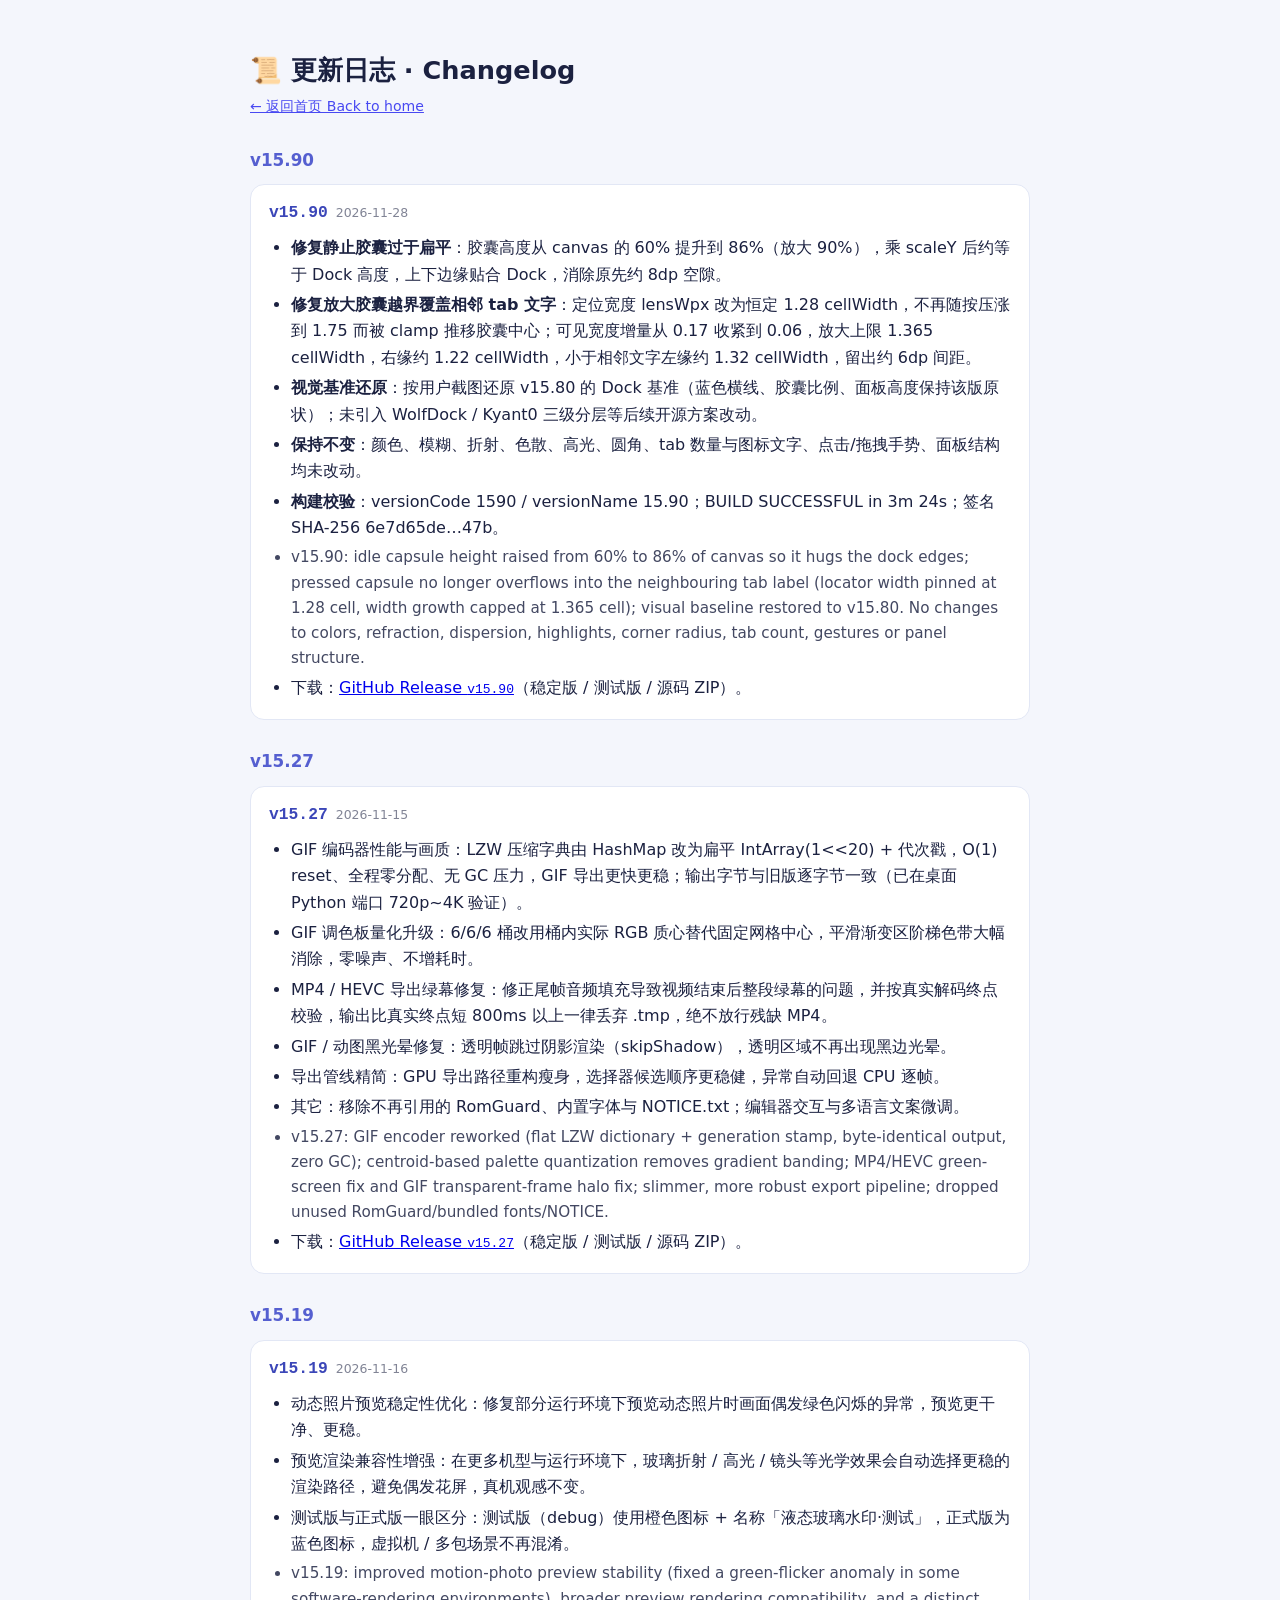
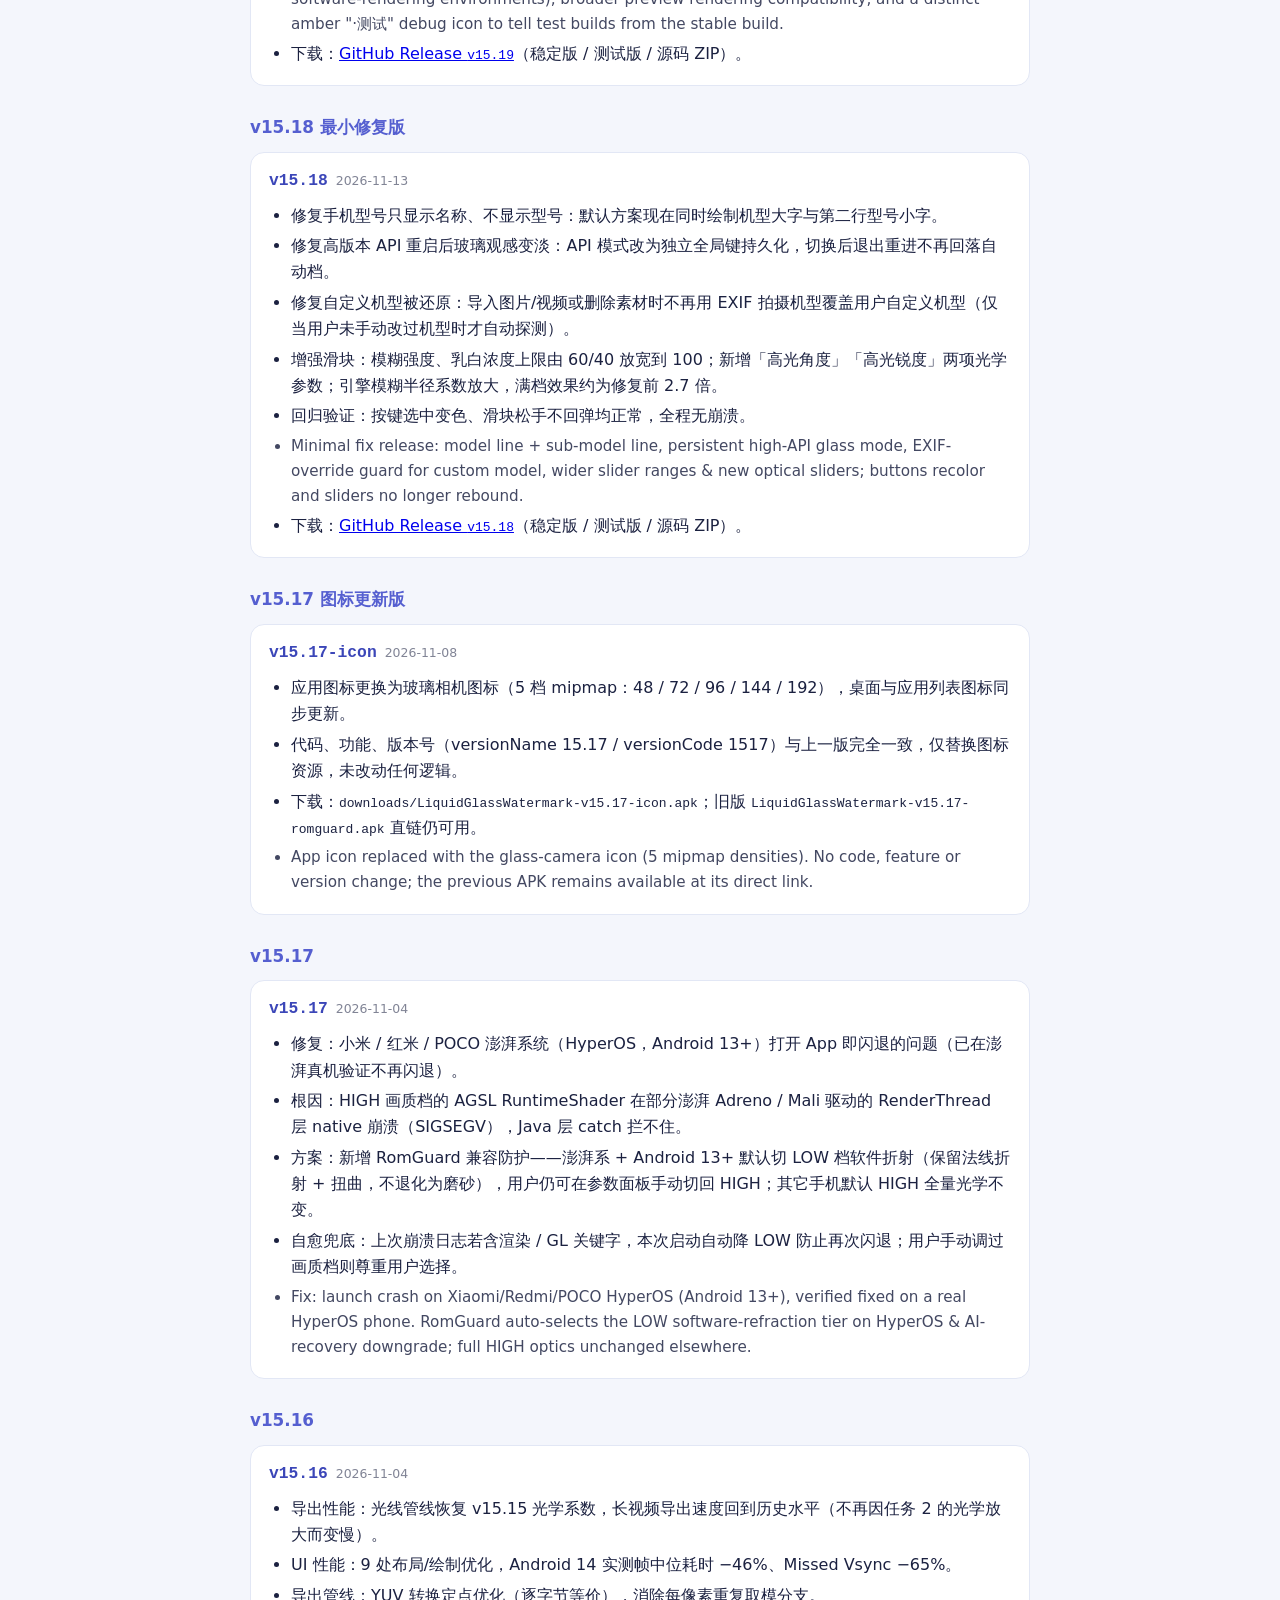
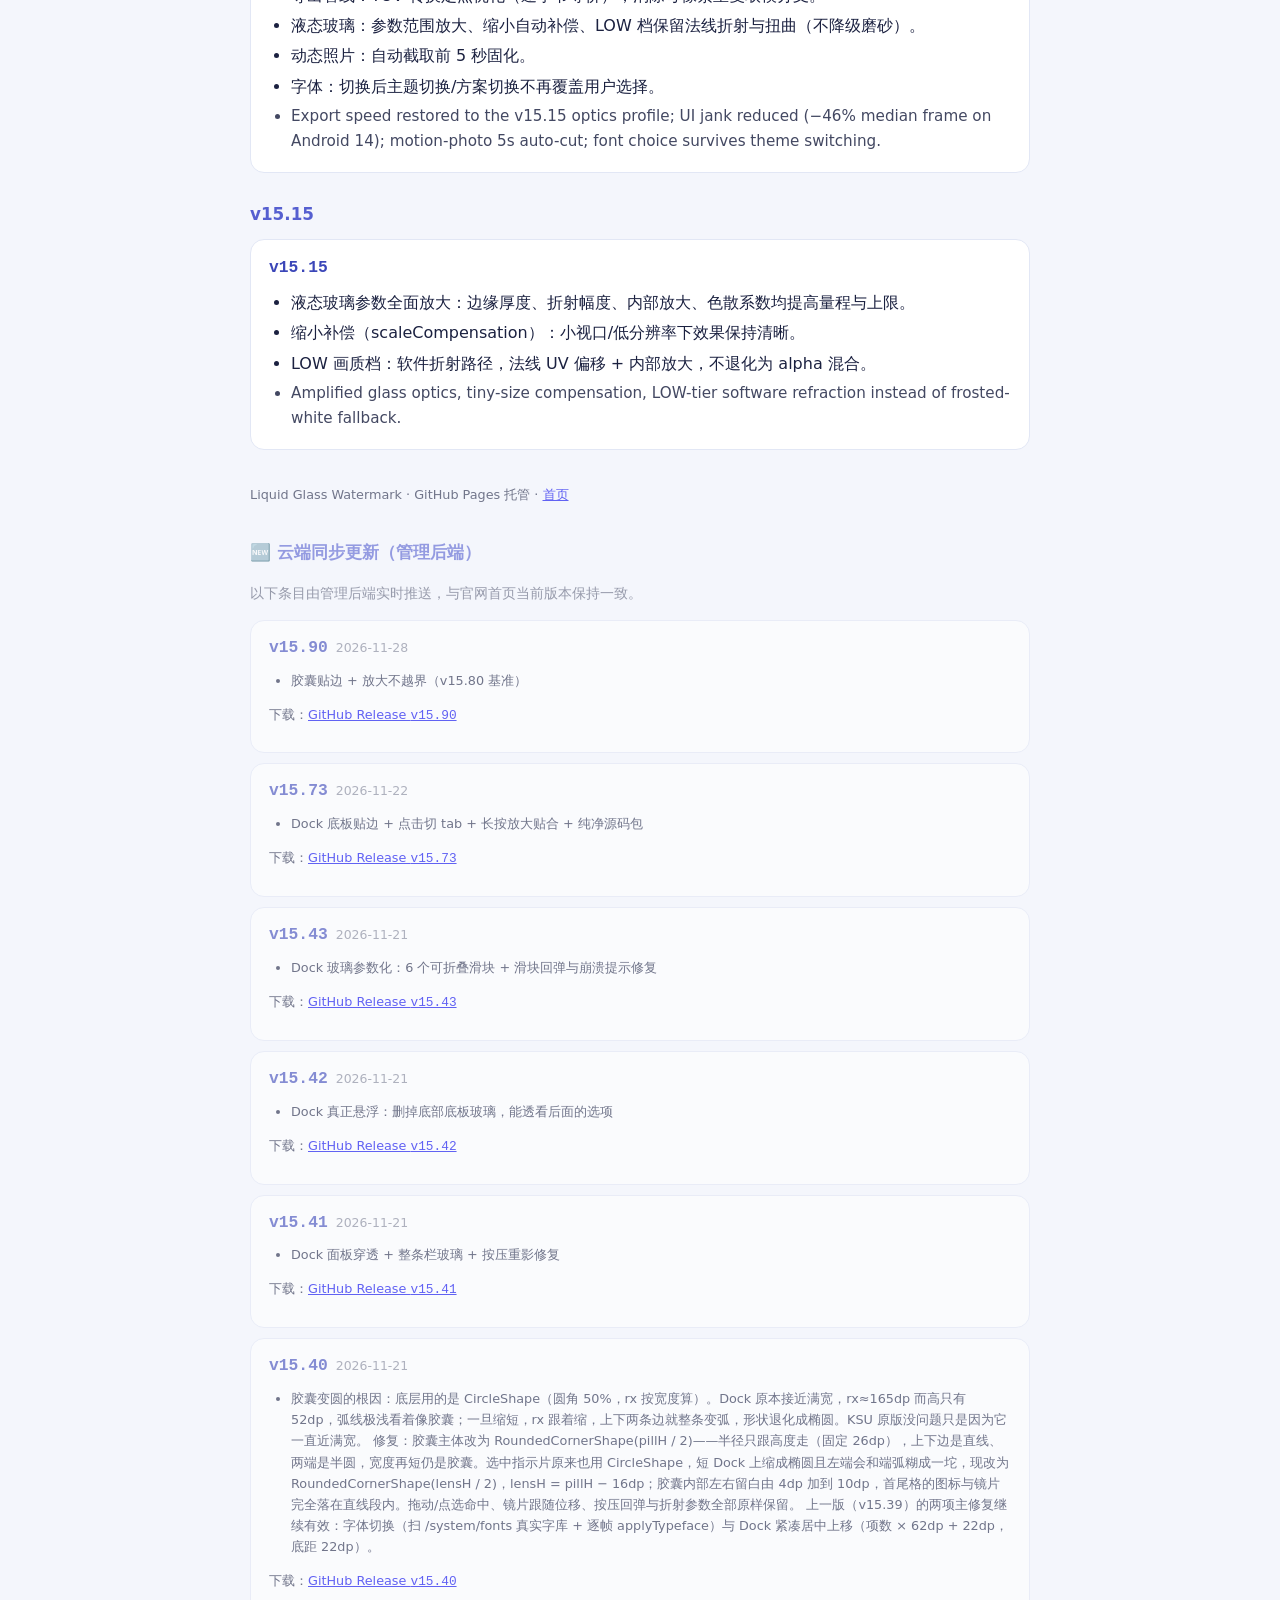
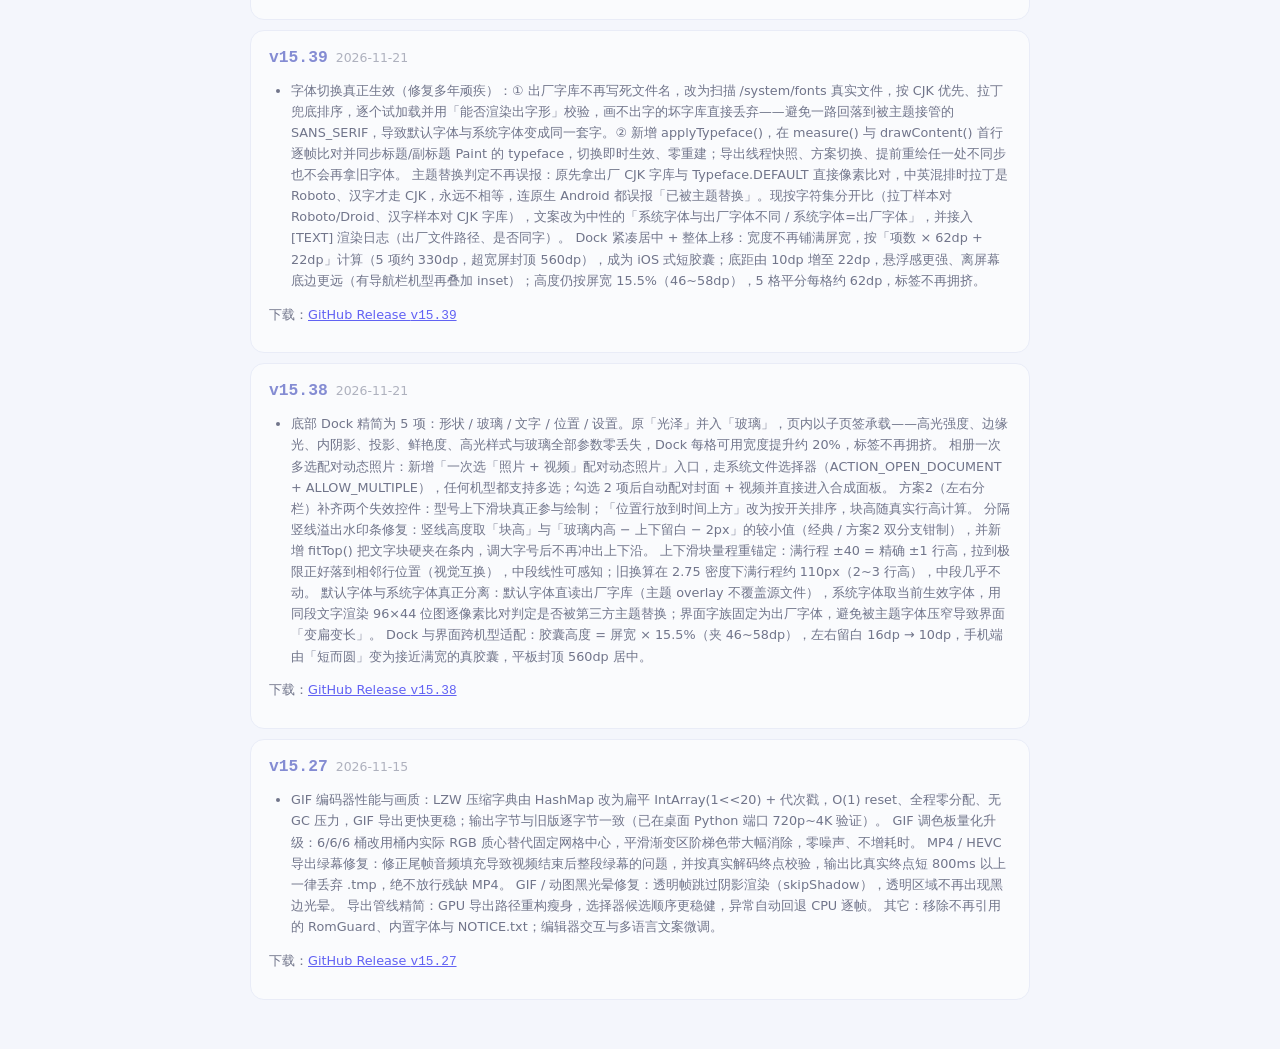
<file: docs/changelog.html>
<!DOCTYPE html>
<html lang="zh-CN">
<head>
<meta charset="UTF-8" />
<meta name="viewport" content="width=device-width, initial-scale=1.0" />
<title>更新日志 · Changelog — Liquid Glass Watermark</title>
<meta name="robots" content="index, follow" />
<link rel="canonical" href="https://fool593.github.io/LiquidGlassWatermark/changelog.html" />
<link rel="icon" type="image/svg+xml" href="./favicon.svg" />
<style>
  :root { color-scheme: light dark; }
  body {
    font-family: system-ui, -apple-system, "Segoe UI", sans-serif;
    max-width: 780px; margin: 0 auto; padding: 32px 20px 56px;
    line-height: 1.65; background: #f4f6fc; color: #1b2140;
  }
  @media (prefers-color-scheme: dark) {
    body { background: #0b0f1e; color: #dfe4ff; }
    .entry { background: #161c33; border-color: rgba(140,160,255,.16); }
    .ver { color: #9db4ff; }
  }
  h1 { font-size: 1.6rem; margin-bottom: 4px; }
  .back { font-size: .88rem; opacity: .7; margin-bottom: 24px; display: block; }
  h2 { font-size: 1.05rem; margin: 28px 0 8px; color: #555fd0; }
  .entry { background: #fff; border: 1px solid #e2e7f5; border-radius: 14px; padding: 14px 18px; margin: 10px 0; }
  .ver { font-weight: 800; font-family: ui-monospace, Menlo, Consolas, monospace; color: #3b46b8; font-size: 1.02rem; }
  .date { font-size: .78rem; opacity: .55; margin-left: 8px; }
  ul { margin: 8px 0 2px; padding-left: 22px; }
  li { margin: 4px 0; }
  .en { opacity: .82; font-size: .95em; }
  footer { margin-top: 34px; font-size: .8rem; opacity: .6; }
</style>
</head>
<body>
<h1>📜 更新日志 · Changelog</h1>
<a class="back" href="./">← 返回首页 Back to home</a>

<h2>v15.90</h2>
<div class="entry">
  <span class="ver">v15.90</span><span class="date">2026-11-28</span>
  <ul>
    <li><b>修复静止胶囊过于扁平</b>：胶囊高度从 canvas 的 60% 提升到 86%（放大 90%），乘 scaleY 后约等于 Dock 高度，上下边缘贴合 Dock，消除原先约 8dp 空隙。</li>
    <li><b>修复放大胶囊越界覆盖相邻 tab 文字</b>：定位宽度 lensWpx 改为恒定 1.28 cellWidth，不再随按压涨到 1.75 而被 clamp 推移胶囊中心；可见宽度增量从 0.17 收紧到 0.06，放大上限 1.365 cellWidth，右缘约 1.22 cellWidth，小于相邻文字左缘约 1.32 cellWidth，留出约 6dp 间距。</li>
    <li><b>视觉基准还原</b>：按用户截图还原 v15.80 的 Dock 基准（蓝色横线、胶囊比例、面板高度保持该版原状）；未引入 WolfDock / Kyant0 三级分层等后续开源方案改动。</li>
    <li><b>保持不变</b>：颜色、模糊、折射、色散、高光、圆角、tab 数量与图标文字、点击/拖拽手势、面板结构均未改动。</li>
    <li><b>构建校验</b>：versionCode 1590 / versionName 15.90；BUILD SUCCESSFUL in 3m 24s；签名 SHA-256 6e7d65de…47b。</li>
    <li class="en">v15.90: idle capsule height raised from 60% to 86% of canvas so it hugs the dock edges; pressed capsule no longer overflows into the neighbouring tab label (locator width pinned at 1.28 cell, width growth capped at 1.365 cell); visual baseline restored to v15.80. No changes to colors, refraction, dispersion, highlights, corner radius, tab count, gestures or panel structure.</li>
    <li>下载：<a href="https://github.com/fool593/LiquidGlassWatermark/releases/tag/v15.90" target="_blank" rel="noopener">GitHub Release <code>v15.90</code></a>（稳定版 / 测试版 / 源码 ZIP）。</li>
  </ul>
</div>

<h2>v15.27</h2>
<div class="entry">
  <span class="ver">v15.27</span><span class="date">2026-11-15</span>
  <ul>
    <li>GIF 编码器性能与画质：LZW 压缩字典由 HashMap 改为扁平 IntArray(1&lt;&lt;20) + 代次戳，O(1) reset、全程零分配、无 GC 压力，GIF 导出更快更稳；输出字节与旧版逐字节一致（已在桌面 Python 端口 720p~4K 验证）。</li>
    <li>GIF 调色板量化升级：6/6/6 桶改用桶内实际 RGB 质心替代固定网格中心，平滑渐变区阶梯色带大幅消除，零噪声、不增耗时。</li>
    <li>MP4 / HEVC 导出绿幕修复：修正尾帧音频填充导致视频结束后整段绿幕的问题，并按真实解码终点校验，输出比真实终点短 800ms 以上一律丢弃 .tmp，绝不放行残缺 MP4。</li>
    <li>GIF / 动图黑光晕修复：透明帧跳过阴影渲染（skipShadow），透明区域不再出现黑边光晕。</li>
    <li>导出管线精简：GPU 导出路径重构瘦身，选择器候选顺序更稳健，异常自动回退 CPU 逐帧。</li>
    <li>其它：移除不再引用的 RomGuard、内置字体与 NOTICE.txt；编辑器交互与多语言文案微调。</li>
    <li class="en">v15.27: GIF encoder reworked (flat LZW dictionary + generation stamp, byte-identical output, zero GC); centroid-based palette quantization removes gradient banding; MP4/HEVC green-screen fix and GIF transparent-frame halo fix; slimmer, more robust export pipeline; dropped unused RomGuard/bundled fonts/NOTICE.</li>
    <li>下载：<a href="https://github.com/fool593/LiquidGlassWatermark/releases/tag/v15.27" target="_blank" rel="noopener">GitHub Release <code>v15.27</code></a>（稳定版 / 测试版 / 源码 ZIP）。</li>
  </ul>
</div>

<h2>v15.19</h2>
<div class="entry">
  <span class="ver">v15.19</span><span class="date">2026-11-16</span>
  <ul>
    <li>动态照片预览稳定性优化：修复部分运行环境下预览动态照片时画面偶发绿色闪烁的异常，预览更干净、更稳。</li>
    <li>预览渲染兼容性增强：在更多机型与运行环境下，玻璃折射 / 高光 / 镜头等光学效果会自动选择更稳的渲染路径，避免偶发花屏，真机观感不变。</li>
    <li>测试版与正式版一眼区分：测试版（debug）使用橙色图标 + 名称「液态玻璃水印·测试」，正式版为蓝色图标，虚拟机 / 多包场景不再混淆。</li>
    <li class="en">v15.19: improved motion-photo preview stability (fixed a green-flicker anomaly in some software-rendering environments), broader preview rendering compatibility, and a distinct amber "·测试" debug icon to tell test builds from the stable build.</li>
    <li>下载：<a href="https://github.com/fool593/LiquidGlassWatermark/releases/tag/v15.19" target="_blank" rel="noopener">GitHub Release <code>v15.19</code></a>（稳定版 / 测试版 / 源码 ZIP）。</li>
  </ul>
</div>

<h2>v15.18 最小修复版</h2>
<div class="entry">
  <span class="ver">v15.18</span><span class="date">2026-11-13</span>
  <ul>
    <li>修复手机型号只显示名称、不显示型号：默认方案现在同时绘制机型大字与第二行型号小字。</li>
    <li>修复高版本 API 重启后玻璃观感变淡：API 模式改为独立全局键持久化，切换后退出重进不再回落自动档。</li>
    <li>修复自定义机型被还原：导入图片/视频或删除素材时不再用 EXIF 拍摄机型覆盖用户自定义机型（仅当用户未手动改过机型时才自动探测）。</li>
    <li>增强滑块：模糊强度、乳白浓度上限由 60/40 放宽到 100；新增「高光角度」「高光锐度」两项光学参数；引擎模糊半径系数放大，满档效果约为修复前 2.7 倍。</li>
    <li>回归验证：按键选中变色、滑块松手不回弹均正常，全程无崩溃。</li>
    <li class="en">Minimal fix release: model line + sub-model line, persistent high-API glass mode, EXIF-override guard for custom model, wider slider ranges & new optical sliders; buttons recolor and sliders no longer rebound.</li>
    <li>下载：<a href="https://github.com/fool593/LiquidGlassWatermark/releases/tag/v15.18" target="_blank" rel="noopener">GitHub Release <code>v15.18</code></a>（稳定版 / 测试版 / 源码 ZIP）。</li>
  </ul>
</div>

<h2>v15.17 图标更新版</h2>
<div class="entry">
  <span class="ver">v15.17-icon</span><span class="date">2026-11-08</span>
  <ul>
    <li>应用图标更换为玻璃相机图标（5 档 mipmap：48 / 72 / 96 / 144 / 192），桌面与应用列表图标同步更新。</li>
    <li>代码、功能、版本号（versionName 15.17 / versionCode 1517）与上一版完全一致，仅替换图标资源，未改动任何逻辑。</li>
    <li>下载：<code>downloads/LiquidGlassWatermark-v15.17-icon.apk</code>；旧版 <code>LiquidGlassWatermark-v15.17-romguard.apk</code> 直链仍可用。</li>
    <li class="en">App icon replaced with the glass-camera icon (5 mipmap densities). No code, feature or version change; the previous APK remains available at its direct link.</li>
  </ul>
</div>

<h2>v15.17</h2>
<div class="entry">
  <span class="ver">v15.17</span><span class="date">2026-11-04</span>
  <ul>
    <li>修复：小米 / 红米 / POCO 澎湃系统（HyperOS，Android 13+）打开 App 即闪退的问题（已在澎湃真机验证不再闪退）。</li>
    <li>根因：HIGH 画质档的 AGSL RuntimeShader 在部分澎湃 Adreno / Mali 驱动的 RenderThread 层 native 崩溃（SIGSEGV），Java 层 catch 拦不住。</li>
    <li>方案：新增 RomGuard 兼容防护——澎湃系 + Android 13+ 默认切 LOW 档软件折射（保留法线折射 + 扭曲，不退化为磨砂），用户仍可在参数面板手动切回 HIGH；其它手机默认 HIGH 全量光学不变。</li>
    <li>自愈兜底：上次崩溃日志若含渲染 / GL 关键字，本次启动自动降 LOW 防止再次闪退；用户手动调过画质档则尊重用户选择。</li>
    <li class="en">Fix: launch crash on Xiaomi/Redmi/POCO HyperOS (Android 13+), verified fixed on a real HyperOS phone. RomGuard auto-selects the LOW software-refraction tier on HyperOS &amp; AI-recovery downgrade; full HIGH optics unchanged elsewhere.</li>
  </ul>
</div>

<h2>v15.16</h2>
<div class="entry">
  <span class="ver">v15.16</span><span class="date">2026-11-04</span>
  <ul>
    <li>导出性能：光线管线恢复 v15.15 光学系数，长视频导出速度回到历史水平（不再因任务 2 的光学放大而变慢）。</li>
    <li>UI 性能：9 处布局/绘制优化，Android 14 实测帧中位耗时 −46%、Missed Vsync −65%。</li>
    <li>导出管线：YUV 转换定点优化（逐字节等价），消除每像素重复取模分支。</li>
    <li>液态玻璃：参数范围放大、缩小自动补偿、LOW 档保留法线折射与扭曲（不降级磨砂）。</li>
    <li>动态照片：自动截取前 5 秒固化。</li>
    <li>字体：切换后主题切换/方案切换不再覆盖用户选择。</li>
    <li class="en">Export speed restored to the v15.15 optics profile; UI jank reduced (−46% median frame on Android 14); motion-photo 5s auto-cut; font choice survives theme switching.</li>
  </ul>
</div>

<h2>v15.15</h2>
<div class="entry">
  <span class="ver">v15.15</span>
  <ul>
    <li>液态玻璃参数全面放大：边缘厚度、折射幅度、内部放大、色散系数均提高量程与上限。</li>
    <li>缩小补偿（scaleCompensation）：小视口/低分辨率下效果保持清晰。</li>
    <li>LOW 画质档：软件折射路径，法线 UV 偏移 + 内部放大，不退化为 alpha 混合。</li>
    <li class="en">Amplified glass optics, tiny-size compensation, LOW-tier software refraction instead of frosted-white fallback.</li>
  </ul>
</div>

<footer>
  Liquid Glass Watermark · GitHub Pages 托管 · <a href="./">首页</a>
<section id="dyn-changelog" hidden style="margin-top:34px">
  <h2>🆕 云端同步更新（管理后端）</h2>
  <p style="opacity:.7;font-size:.9rem">以下条目由管理后端实时推送，与官网首页当前版本保持一致。</p>
  <div id="dyn-changelog-list"></div>
</section>
<script>
(function(){
  function esc(s){return (s||'').replace(/[&<>"']/g,function(c){return {'&':'&amp;','<':'&lt;','>':'&gt;','"':'&quot;',"'":'&#39;'}[c];});}
  fetch('./releases.json').then(function(r){return r.ok?r.json():null;}).then(function(j){
    if(!j||!j.releases) return;
    var box=document.getElementById('dyn-changelog');
    var list=document.getElementById('dyn-changelog-list');
    if(!box||!list) return;
    var html='';
    j.releases.forEach(function(r){
      if(r.versionName==='15.19') return;
      html+='<div class="entry"><span class="ver">v'+esc(r.versionName)+'</span><span class="date">'+esc(r.date||'')+'</span><ul>';
      (r.notes||'').split('\\n').forEach(function(line){ line=line.trim(); if(line) html+='<li>'+esc(line)+'</li>'; });
      html+='</ul><p>下载：<a href="https://github.com/fool593/LiquidGlassWatermark/releases/tag/'+esc(r.tag)+'" target="_blank" rel="noopener">GitHub Release <code>'+esc(r.tag)+'</code></a></p></div>';
    });
    if(!html) return;
    list.innerHTML=html; box.removeAttribute('hidden');
  }).catch(function(){});
})();
</script>
</footer>
</body>
</html>
</file>
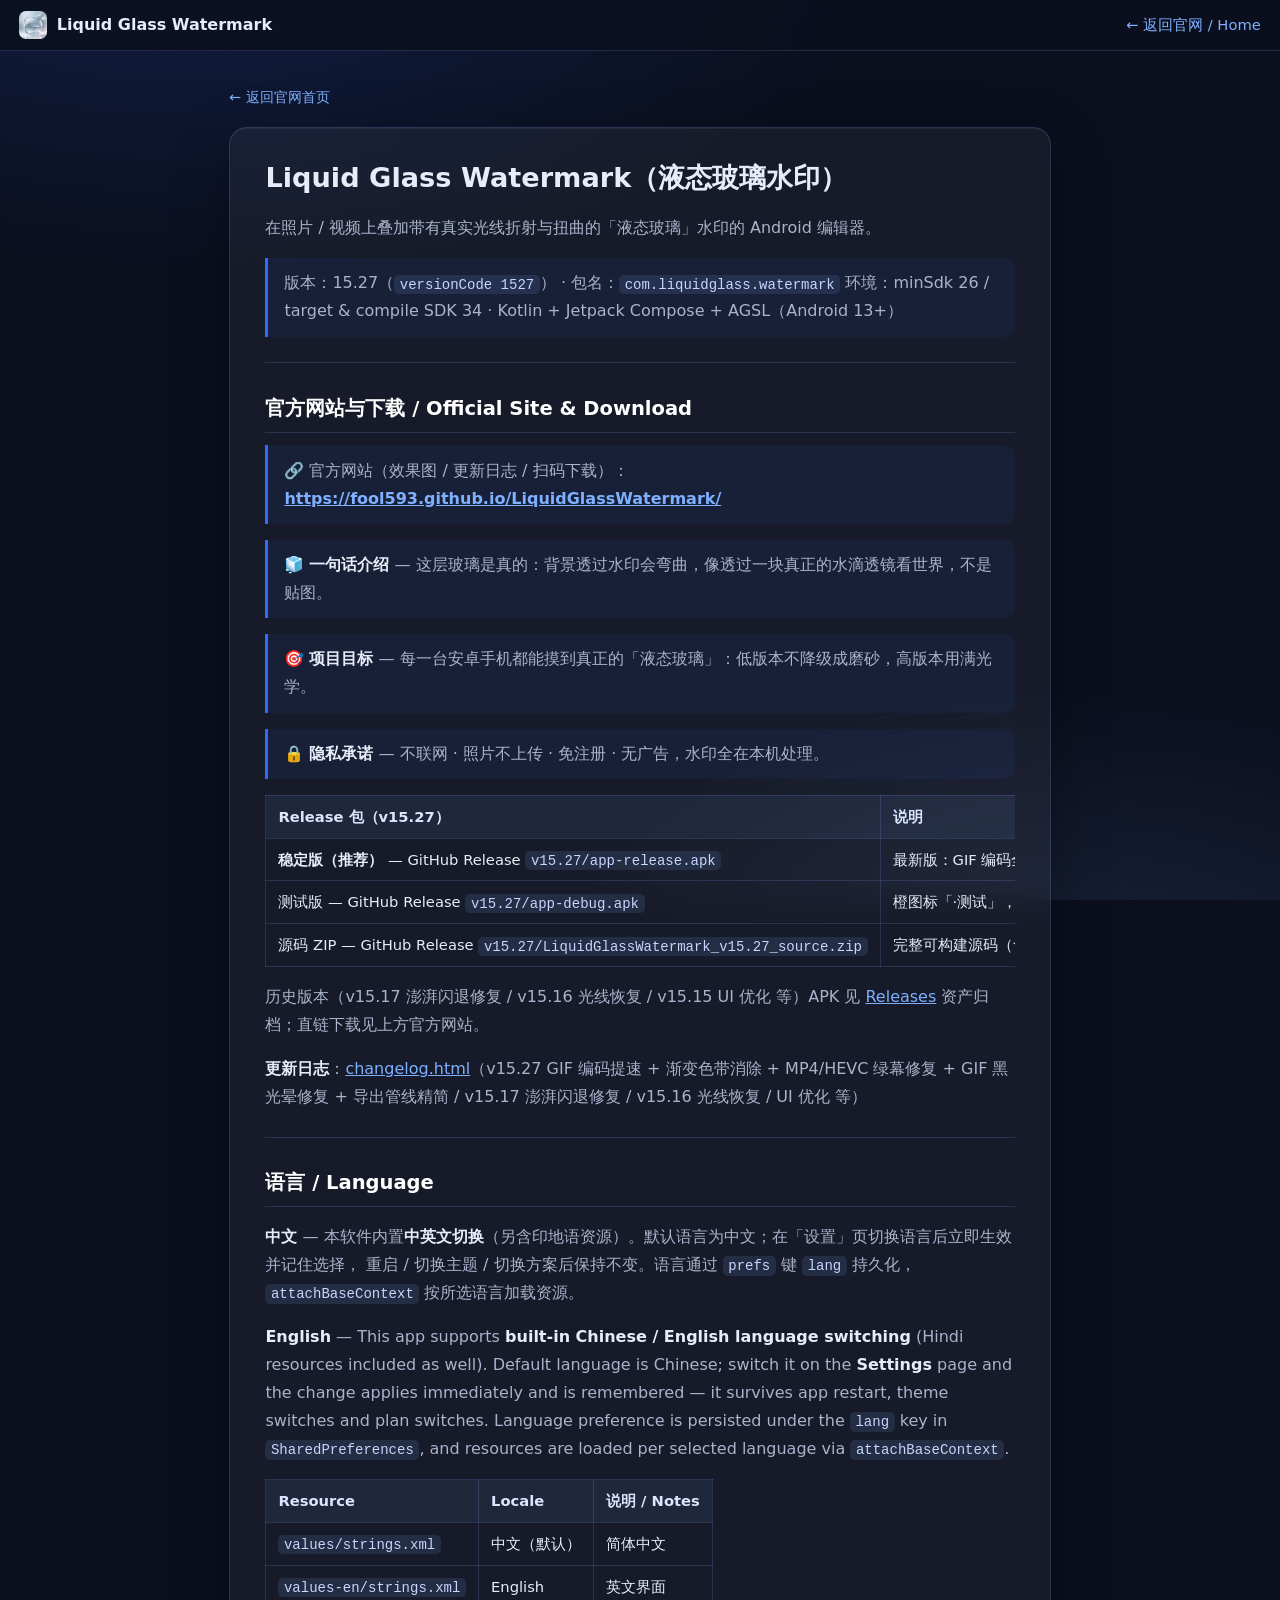
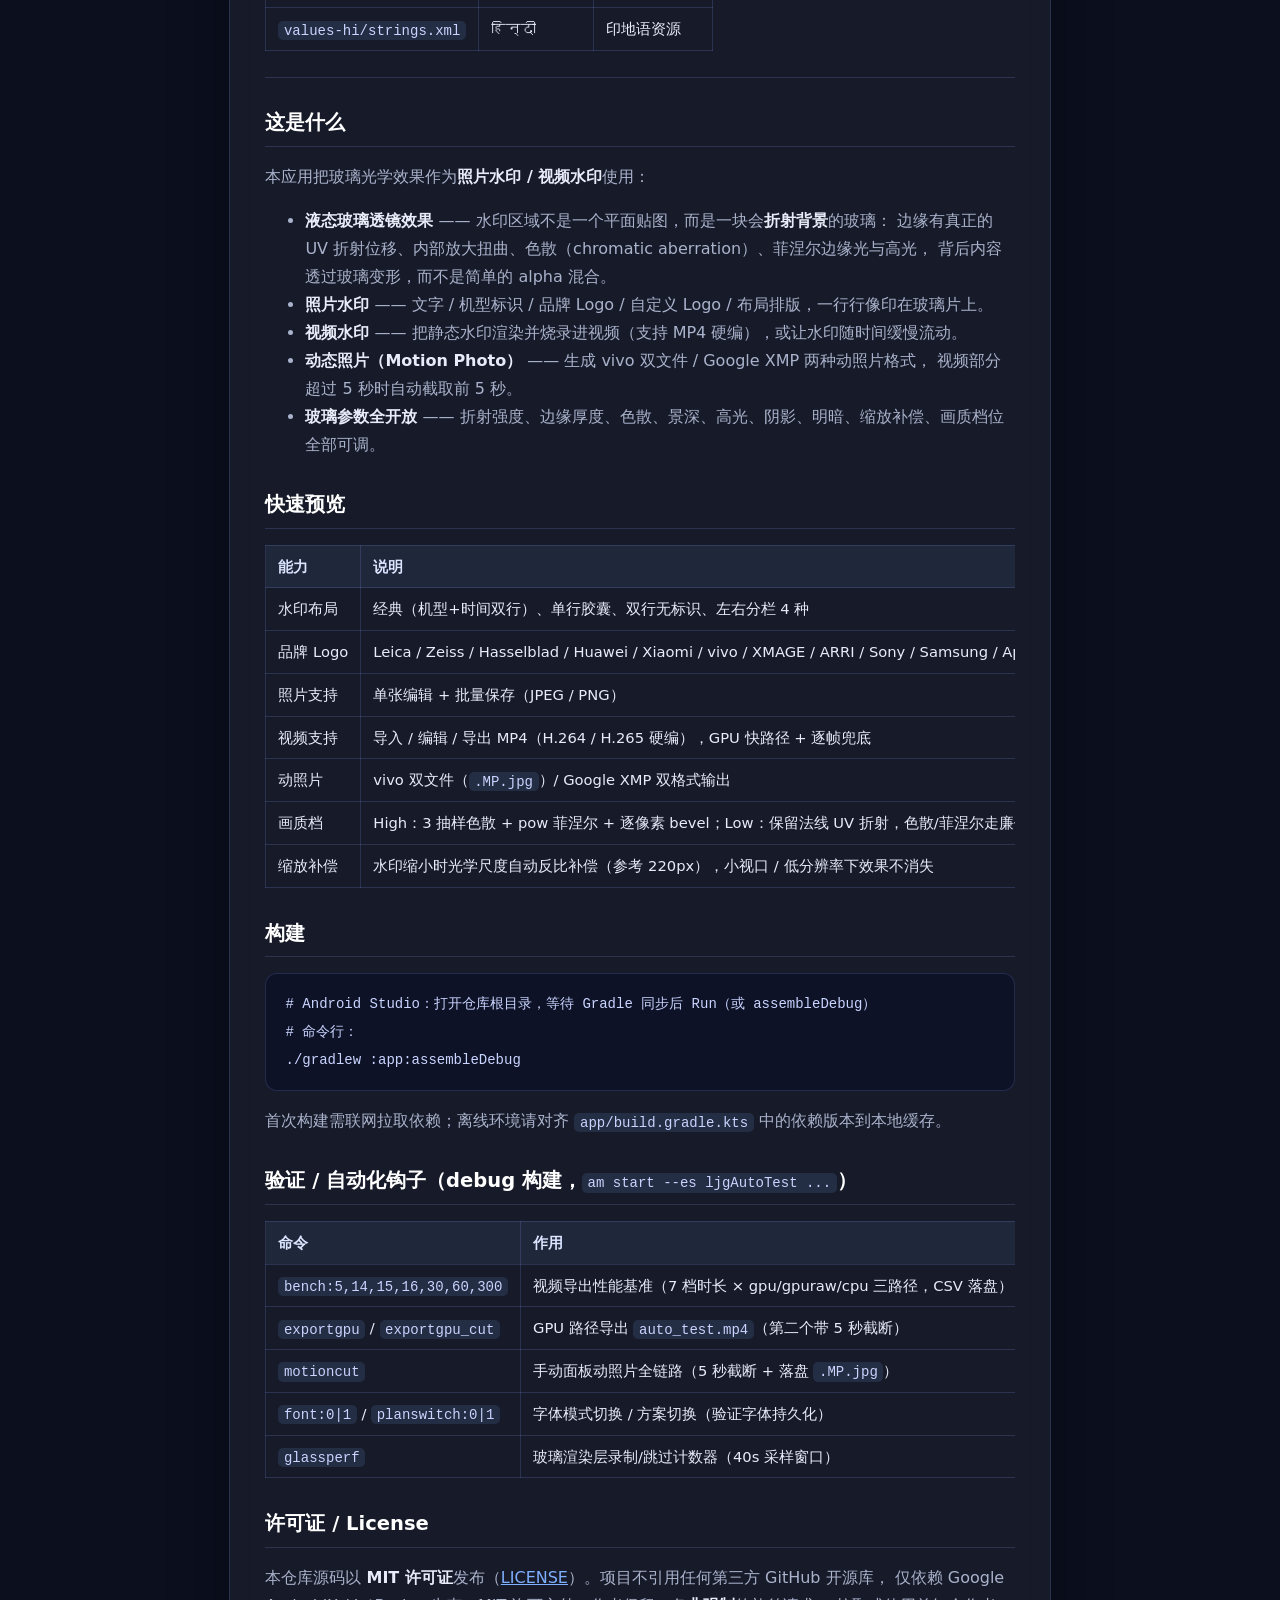
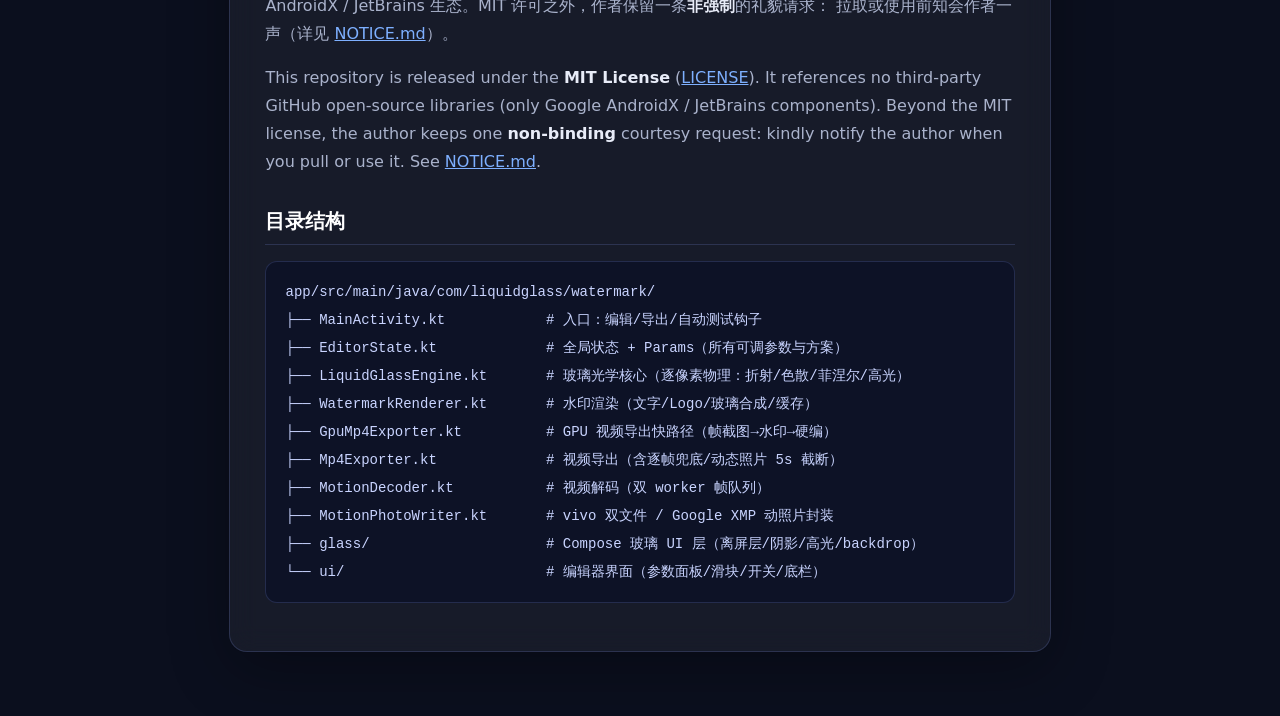
<file: docs/readme.html>
<!DOCTYPE html>
<html lang="zh-CN" data-theme="dark">
<head>
<meta charset="UTF-8">
<meta name="viewport" content="width=device-width, initial-scale=1.0">
<meta name="robots" content="index, follow">
<title>项目说明 · Liquid Glass Watermark（液态玻璃水印）— README</title>
<meta name="description" content="Liquid Glass Watermark（液态玻璃水印）项目说明：真实折射光学水印 Android 编辑器，MIT 许可证，官方下载。">
<link rel="canonical" href="https://fool593.github.io/LiquidGlassWatermark/readme.html">
<style>
  :root{
    --bg:#0b0f1e; --card:rgba(255,255,255,.05); --line:rgba(140,160,255,.18);
    --ink:#e8ecf8; --ink-2:#aab3cc; --acc:#7eb0ff; --acc-2:#2e6bff;
    --code-bg:#0d1226; --code-ink:#c9d4ff;
  }
  *{box-sizing:border-box}
  body{
    margin:0; background:var(--bg); color:var(--ink);
    font:16px/1.75 system-ui,-apple-system,"Segoe UI",Roboto,"PingFang SC","Microsoft YaHei",sans-serif;
    background-image:radial-gradient(1200px 600px at 15% -10%, rgba(46,107,255,.18), transparent 60%),
                     radial-gradient(900px 500px at 85% 110%, rgba(126,176,255,.12), transparent 60%);
    background-attachment:fixed; min-height:100vh;
  }
  .topbar{position:sticky;top:0;z-index:10;padding:.7rem 1.2rem;
    display:flex;align-items:center;gap:.8rem;justify-content:space-between;
    background:rgba(11,15,30,.82);backdrop-filter:blur(12px);border-bottom:1px solid var(--line)}
  .topbar .brand{display:flex;align-items:center;gap:.6rem;font-weight:700}
  .topbar img{width:28px;height:28px;border-radius:7px}
  .topbar a{color:var(--acc);text-decoration:none;font-size:.92rem}
  .topbar a:hover{text-decoration:underline}
  main{max-width:860px;margin:0 auto;padding:2rem 1.2rem 4rem}
  article{
    background:var(--card);border:1px solid var(--line);border-radius:18px;
    padding:2rem 2.2rem;backdrop-filter:blur(14px);box-shadow:0 18px 60px rgba(0,0,0,.3), inset 0 1px 0 rgba(255,255,255,.06);
  }
  article h1{font-size:1.7rem;margin:.2rem 0 1.2rem;line-height:1.3}
  article h1:first-child{margin-top:0}
  article h2{font-size:1.22rem;margin:1.8rem 0 .8rem;padding-bottom:.35rem;border-bottom:1px solid var(--line);color:#fff}
  article h3{font-size:1.02rem;margin:1.3rem 0 .5rem;color:#dbe5ff}
  article p,article li{color:var(--ink-2)}
  article a{color:var(--acc)}
  article strong{color:var(--ink)}
  article blockquote{
    margin:.6rem 0 1rem;padding:.5rem 1rem;border-left:3px solid var(--acc-2);
    background:rgba(46,107,255,.07);border-radius:0 10px 10px 0;color:var(--ink-2)
  }
  article blockquote p{margin:.2rem 0}
  article code{
    font:14px/1.6 ui-monospace,"JetBrains Mono","Roboto Mono",Menlo,Consolas,monospace;
    background:rgba(126,176,255,.12);color:var(--code-ink);padding:.12em .4em;border-radius:5px
  }
  article pre{
    background:var(--code-bg);border:1px solid var(--line);border-radius:12px;
    padding:1rem 1.2rem;overflow-x:auto
  }
  article pre code{background:none;padding:0}
  article table{
    width:100%;border-collapse:collapse;margin:1rem 0;font-size:.92rem;display:block;overflow-x:auto
  }
  article th,article td{border:1px solid var(--line);padding:.5rem .75rem;text-align:left;white-space:nowrap}
  article th{background:rgba(126,176,255,.08);color:#dbe5ff}
  article hr{border:none;border-top:1px solid var(--line);margin:1.6rem 0}
  article img{max-width:100%;border-radius:8px}
  .back{display:inline-flex;align-items:center;gap:.4rem;margin-bottom:1rem;color:var(--acc);text-decoration:none;font-size:.9rem}
  .back:hover{text-decoration:underline}
  @media (max-width:600px){ article{padding:1.3rem 1rem} article pre{padding:.8rem} }
</style>
</head>
<body>
  <div class="topbar">
    <div class="brand"><img src="./favicon.svg" alt="Liquid Glass Watermark"> Liquid Glass Watermark</div>
    <a href="./index.html">← 返回官网 / Home</a>
  </div>
  <main>
    <a class="back" href="./index.html">← 返回官网首页</a>
    <article><h1>Liquid Glass Watermark（液态玻璃水印）</h1>
<p>在照片 / 视频上叠加带有真实光线折射与扭曲的「液态玻璃」水印的 Android 编辑器。</p>
<blockquote>
<p>版本：15.27（<code>versionCode 1527</code>） · 包名：<code>com.liquidglass.watermark</code>
环境：minSdk 26 / target &amp; compile SDK 34 · Kotlin + Jetpack Compose + AGSL（Android 13+）</p>
</blockquote>
<hr>
<h2>官方网站与下载 / Official Site &amp; Download</h2>
<blockquote>
<p>🔗 官方网站（效果图 / 更新日志 / 扫码下载）：<strong><a href="https://fool593.github.io/LiquidGlassWatermark/">https://fool593.github.io/LiquidGlassWatermark/</a></strong></p>
</blockquote>
<blockquote>
<p>🧊 <strong>一句话介绍</strong> — 这层玻璃是真的：背景透过水印会弯曲，像透过一块真正的水滴透镜看世界，不是贴图。</p>
</blockquote>
<blockquote>
<p>🎯 <strong>项目目标</strong> — 每一台安卓手机都能摸到真正的「液态玻璃」：低版本不降级成磨砂，高版本用满光学。</p>
</blockquote>
<blockquote>
<p>🔒 <strong>隐私承诺</strong> — 不联网 · 照片不上传 · 免注册 · 无广告，水印全在本机处理。</p>
</blockquote>
<table>
<thead>
<tr>
<th>Release 包（v15.27）</th>
<th>说明</th>
<th>适合谁</th>
</tr>
</thead>
<tbody><tr>
<td><strong>稳定版（推荐）</strong> — GitHub Release <code>v15.27/app-release.apk</code></td>
<td>最新版：GIF 编码全面提速（LZW 字典扁平化、零 GC、输出逐字节一致）、调色板渐变色带消除；修复 MP4/HEVC 导出尾帧绿幕与 GIF 透明帧黑光晕；导出管线精简</td>
<td>所有用户（推荐新装 / 升级）</td>
</tr>
<tr>
<td>测试版 — GitHub Release <code>v15.27/app-debug.apk</code></td>
<td>橙图标「·测试」，可与稳定版共存，便于对照验证</td>
<td>需要对照 / 反馈问题的用户</td>
</tr>
<tr>
<td>源码 ZIP — GitHub Release <code>v15.27/LiquidGlassWatermark_v15.27_source.zip</code></td>
<td>完整可构建源码（含签名材料占位与 Gradle wrapper）</td>
<td>开发者 / 二次构建</td>
</tr>
</tbody></table>
<p>历史版本（v15.17 澎湃闪退修复 / v15.16 光线恢复 / v15.15 UI 优化 等）APK 见 <a href="https://github.com/fool593/LiquidGlassWatermark/releases">Releases</a> 资产归档；直链下载见上方官方网站。</p>
<p><strong>更新日志</strong>：<a href="https://fool593.github.io/LiquidGlassWatermark/changelog.html">changelog.html</a>（v15.27 GIF 编码提速 + 渐变色带消除 + MP4/HEVC 绿幕修复 + GIF 黑光晕修复 + 导出管线精简 / v15.17 澎湃闪退修复 / v15.16 光线恢复 / UI 优化 等）</p>
<hr>
<h2>语言 / Language</h2>
<p><strong>中文</strong> — 本软件内置<strong>中英文切换</strong>（另含印地语资源）。默认语言为中文；在「设置」页切换语言后立即生效并记住选择，
重启 / 切换主题 / 切换方案后保持不变。语言通过 <code>prefs</code> 键 <code>lang</code> 持久化，<code>attachBaseContext</code> 按所选语言加载资源。</p>
<p><strong>English</strong> — This app supports <strong>built-in Chinese / English language switching</strong> (Hindi resources included as well).
Default language is Chinese; switch it on the <strong>Settings</strong> page and the change applies immediately and is remembered —
it survives app restart, theme switches and plan switches. Language preference is persisted under the <code>lang</code> key in
<code>SharedPreferences</code>, and resources are loaded per selected language via <code>attachBaseContext</code>.</p>
<table>
<thead>
<tr>
<th>Resource</th>
<th>Locale</th>
<th>说明 / Notes</th>
</tr>
</thead>
<tbody><tr>
<td><code>values/strings.xml</code></td>
<td>中文（默认）</td>
<td>简体中文</td>
</tr>
<tr>
<td><code>values-en/strings.xml</code></td>
<td>English</td>
<td>英文界面</td>
</tr>
<tr>
<td><code>values-hi/strings.xml</code></td>
<td>हिन्दी</td>
<td>印地语资源</td>
</tr>
</tbody></table>
<hr>
<h2>这是什么</h2>
<p>本应用把玻璃光学效果作为<strong>照片水印 / 视频水印</strong>使用：</p>
<ul>
<li><strong>液态玻璃透镜效果</strong> —— 水印区域不是一个平面贴图，而是一块会<strong>折射背景</strong>的玻璃：
边缘有真正的 UV 折射位移、内部放大扭曲、色散（chromatic aberration）、菲涅尔边缘光与高光，
背后内容透过玻璃变形，而不是简单的 alpha 混合。</li>
<li><strong>照片水印</strong> —— 文字 / 机型标识 / 品牌 Logo / 自定义 Logo / 布局排版，一行行像印在玻璃片上。</li>
<li><strong>视频水印</strong> —— 把静态水印渲染并烧录进视频（支持 MP4 硬编），或让水印随时间缓慢流动。</li>
<li><strong>动态照片（Motion Photo）</strong> —— 生成 vivo 双文件 / Google XMP 两种动照片格式，
视频部分超过 5 秒时自动截取前 5 秒。</li>
<li><strong>玻璃参数全开放</strong> —— 折射强度、边缘厚度、色散、景深、高光、阴影、明暗、缩放补偿、画质档位全部可调。</li>
</ul>
<h2>快速预览</h2>
<table>
<thead>
<tr>
<th>能力</th>
<th>说明</th>
</tr>
</thead>
<tbody><tr>
<td>水印布局</td>
<td>经典（机型+时间双行）、单行胶囊、双行无标识、左右分栏 4 种</td>
</tr>
<tr>
<td>品牌 Logo</td>
<td>Leica / Zeiss / Hasselblad / Huawei / Xiaomi / vivo / XMAGE / ARRI / Sony / Samsung / Apple / Google / OPPO / OnePlus / 自定义 14 种</td>
</tr>
<tr>
<td>照片支持</td>
<td>单张编辑 + 批量保存（JPEG / PNG）</td>
</tr>
<tr>
<td>视频支持</td>
<td>导入 / 编辑 / 导出 MP4（H.264 / H.265 硬编），GPU 快路径 + 逐帧兜底</td>
</tr>
<tr>
<td>动照片</td>
<td>vivo 双文件（<code>.MP.jpg</code>）/ Google XMP 双格式输出</td>
</tr>
<tr>
<td>画质档</td>
<td>High：3 抽样色散 + pow 菲涅尔 + 逐像素 bevel；Low：保留法线 UV 折射，色散/菲涅尔走廉价近似</td>
</tr>
<tr>
<td>缩放补偿</td>
<td>水印缩小时光学尺度自动反比补偿（参考 220px），小视口 / 低分辨率下效果不消失</td>
</tr>
</tbody></table>
<h2>构建</h2>
<pre><code class="language-bash"># Android Studio：打开仓库根目录，等待 Gradle 同步后 Run（或 assembleDebug）
# 命令行：
./gradlew :app:assembleDebug
</code></pre>
<p>首次构建需联网拉取依赖；离线环境请对齐 <code>app/build.gradle.kts</code> 中的依赖版本到本地缓存。</p>
<h2>验证 / 自动化钩子（debug 构建，<code>am start --es ljgAutoTest ...</code>）</h2>
<table>
<thead>
<tr>
<th>命令</th>
<th>作用</th>
</tr>
</thead>
<tbody><tr>
<td><code>bench:5,14,15,16,30,60,300</code></td>
<td>视频导出性能基准（7 档时长 × gpu/gpuraw/cpu 三路径，CSV 落盘）</td>
</tr>
<tr>
<td><code>exportgpu</code> / <code>exportgpu_cut</code></td>
<td>GPU 路径导出 <code>auto_test.mp4</code>（第二个带 5 秒截断）</td>
</tr>
<tr>
<td><code>motioncut</code></td>
<td>手动面板动照片全链路（5 秒截断 + 落盘 <code>.MP.jpg</code>）</td>
</tr>
<tr>
<td><code>font:0|1</code> / <code>planswitch:0|1</code></td>
<td>字体模式切换 / 方案切换（验证字体持久化）</td>
</tr>
<tr>
<td><code>glassperf</code></td>
<td>玻璃渲染层录制/跳过计数器（40s 采样窗口）</td>
</tr>
</tbody></table>
<h2>许可证 / License</h2>
<p>本仓库源码以 <strong>MIT 许可证</strong>发布（<a href="LICENSE">LICENSE</a>）。项目不引用任何第三方 GitHub 开源库，
仅依赖 Google AndroidX / JetBrains 生态。MIT 许可之外，作者保留一条<strong>非强制</strong>的礼貌请求：
拉取或使用前知会作者一声（详见 <a href="NOTICE.md">NOTICE.md</a>）。</p>
<p>This repository is released under the <strong>MIT License</strong> (<a href="LICENSE">LICENSE</a>). It references no
third-party GitHub open-source libraries (only Google AndroidX / JetBrains components). Beyond the
MIT license, the author keeps one <strong>non-binding</strong> courtesy request: kindly notify the author when
you pull or use it. See <a href="NOTICE.md">NOTICE.md</a>.</p>
<h2>目录结构</h2>
<pre><code>app/src/main/java/com/liquidglass/watermark/
├── MainActivity.kt            # 入口：编辑/导出/自动测试钩子
├── EditorState.kt             # 全局状态 + Params（所有可调参数与方案）
├── LiquidGlassEngine.kt       # 玻璃光学核心（逐像素物理：折射/色散/菲涅尔/高光）
├── WatermarkRenderer.kt       # 水印渲染（文字/Logo/玻璃合成/缓存）
├── GpuMp4Exporter.kt          # GPU 视频导出快路径（帧截图→水印→硬编）
├── Mp4Exporter.kt             # 视频导出（含逐帧兜底/动态照片 5s 截断）
├── MotionDecoder.kt           # 视频解码（双 worker 帧队列）
├── MotionPhotoWriter.kt       # vivo 双文件 / Google XMP 动照片封装
├── glass/                     # Compose 玻璃 UI 层（离屏层/阴影/高光/backdrop）
└── ui/                        # 编辑器界面（参数面板/滑块/开关/底栏）
</code></pre>
</article>
  </main>
</body>
</html>
</file>
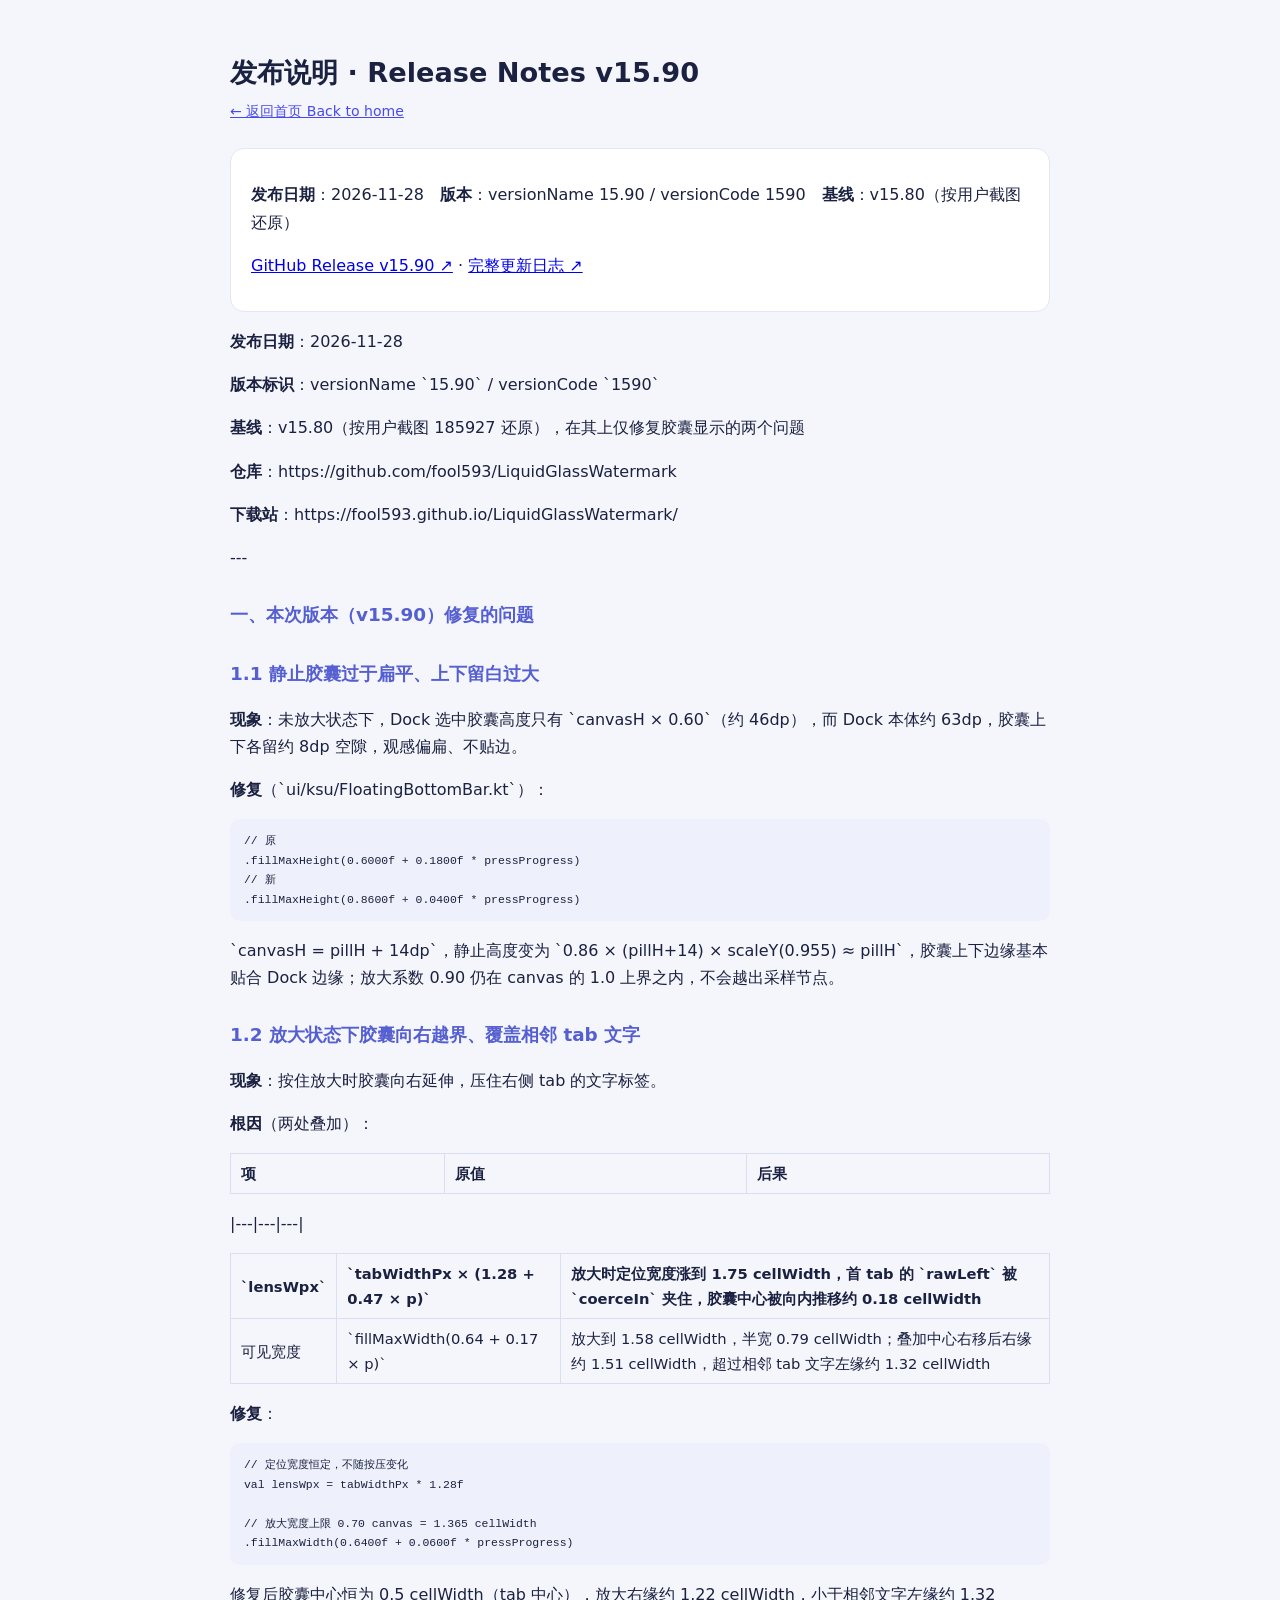
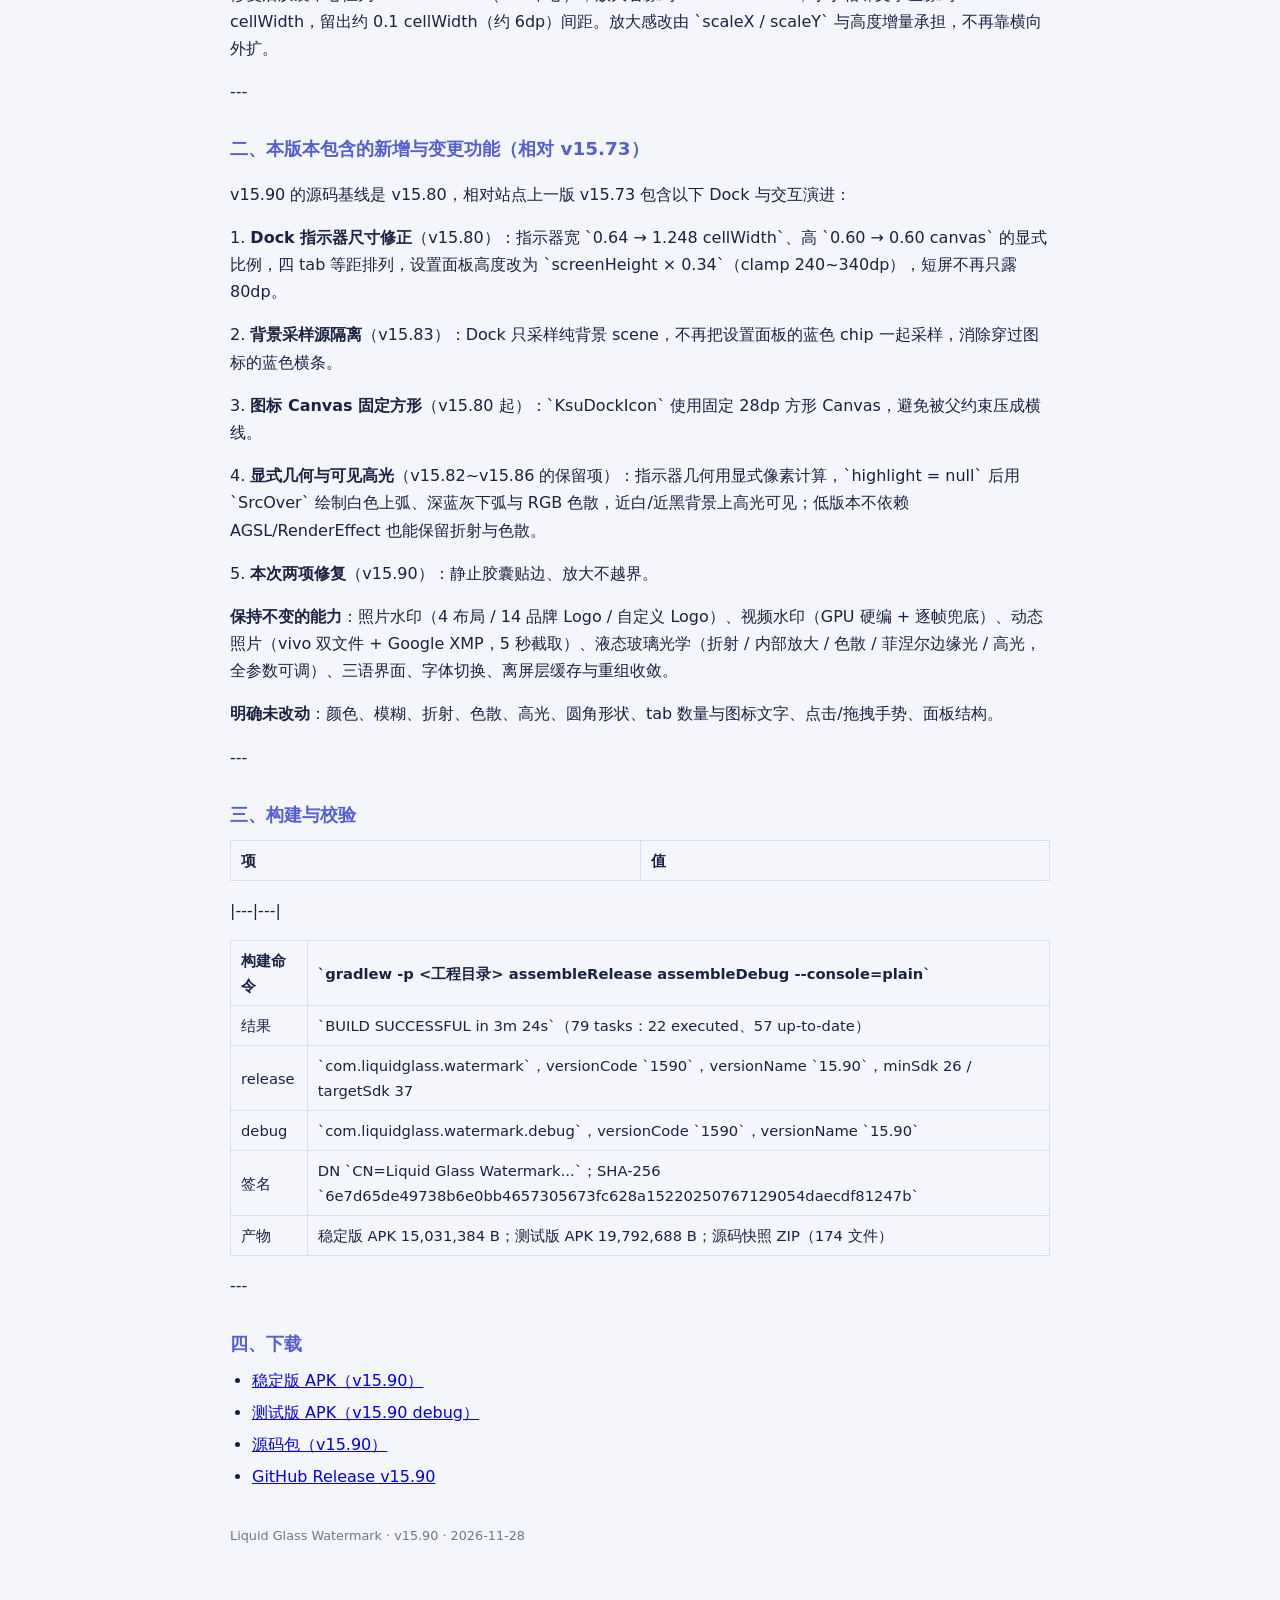
<file: docs/release-notes.html>
<!DOCTYPE html>
<html lang="zh-CN">
<head>
<meta charset="UTF-8" />
<meta name="viewport" content="width=device-width, initial-scale=1.0" />
<title>发布说明 v15.90 · Liquid Glass Watermark</title>
<meta name="robots" content="index, follow" />
<link rel="canonical" href="https://fool593.github.io/LiquidGlassWatermark/release-notes.html" />
<link rel="icon" type="image/svg+xml" href="./favicon.svg" />
<style>
:root{color-scheme:light dark}
body{font-family:system-ui,-apple-system,"Segoe UI",sans-serif;max-width:820px;margin:0 auto;padding:32px 20px 56px;line-height:1.7;background:#f4f6fc;color:#1b2140}
@media(prefers-color-scheme:dark){body{background:#0b0f1e;color:#dfe4ff}a{color:#9db4ff}code{background:#222a45}}
h1{font-size:1.7rem;margin-bottom:4px}h2{font-size:1.15rem;margin:28px 0 8px;color:#555fd0}
.back{font-size:.88rem;opacity:.7;margin-bottom:24px;display:block}
.entry{background:#fff;border:1px solid #e2e7f5;border-radius:14px;padding:16px 20px;margin:10px 0}
@media(prefers-color-scheme:dark){.entry{background:#161c33;border-color:rgba(140,160,255,.16)}}
ul{margin:8px 0 2px;padding-left:22px}li{margin:5px 0}
code{background:#eef1fb;padding:1px 5px;border-radius:4px;font-size:.9em}
pre{background:#eef1fb;border-radius:10px;padding:12px 14px;overflow-x:auto;font-size:.88em}
@media(prefers-color-scheme:dark){pre{background:#161c33}}
table{border-collapse:collapse;width:100%;margin:10px 0}
th,td{border:1px solid #d9def0;padding:7px 10px;text-align:left;font-size:.92em}
@media(prefers-color-scheme:dark){th,td{border-color:rgba(140,160,255,.2)}}
footer{margin-top:34px;font-size:.8rem;opacity:.6}
</style>
</head>
<body>
<h1>发布说明 · Release Notes v15.90</h1>
<a class="back" href="./">← 返回首页 Back to home</a>
<div class="entry">
<p><b>发布日期</b>：2026-11-28　<b>版本</b>：versionName 15.90 / versionCode 1590　<b>基线</b>：v15.80（按用户截图还原）</p>
<p><a href="https://github.com/fool593/LiquidGlassWatermark/releases/tag/v15.90">GitHub Release v15.90 ↗</a> · <a href="./changelog.html">完整更新日志 ↗</a></p>
</div>
<p><b>发布日期</b>：2026-11-28</p>
<p><b>版本标识</b>：versionName `15.90` / versionCode `1590`</p>
<p><b>基线</b>：v15.80（按用户截图 185927 还原），在其上仅修复胶囊显示的两个问题</p>
<p><b>仓库</b>：https://github.com/fool593/LiquidGlassWatermark</p>
<p><b>下载站</b>：https://fool593.github.io/LiquidGlassWatermark/</p>
<p>---</p>
<h2>一、本次版本（v15.90）修复的问题</h2>
<h2>1.1 静止胶囊过于扁平、上下留白过大</h2>
<p><b>现象</b>：未放大状态下，Dock 选中胶囊高度只有 `canvasH × 0.60`（约 46dp），而 Dock 本体约 63dp，胶囊上下各留约 8dp 空隙，观感偏扁、不贴边。</p>
<p><b>修复</b>（`ui/ksu/FloatingBottomBar.kt`）：</p>
<pre>
// 原
.fillMaxHeight(0.6000f + 0.1800f * pressProgress)
// 新
.fillMaxHeight(0.8600f + 0.0400f * pressProgress)
</pre>
<p>`canvasH = pillH + 14dp`，静止高度变为 `0.86 × (pillH+14) × scaleY(0.955) ≈ pillH`，胶囊上下边缘基本贴合 Dock 边缘；放大系数 0.90 仍在 canvas 的 1.0 上界之内，不会越出采样节点。</p>
<h2>1.2 放大状态下胶囊向右越界、覆盖相邻 tab 文字</h2>
<p><b>现象</b>：按住放大时胶囊向右延伸，压住右侧 tab 的文字标签。</p>
<p><b>根因</b>（两处叠加）：</p>
<table><thead><tr><th>项</th><th>原值</th><th>后果</th></tr></thead><tbody>
</tbody></table>
<p>|---|---|---|</p>
<table><thead><tr><th>`lensWpx`</th><th>`tabWidthPx × (1.28 + 0.47 × p)`</th><th>放大时定位宽度涨到 1.75 cellWidth，首 tab 的 `rawLeft` 被 `coerceIn` 夹住，胶囊中心被向内推移约 0.18 cellWidth</th></tr></thead><tbody>
<tr><td>可见宽度</td><td>`fillMaxWidth(0.64 + 0.17 × p)`</td><td>放大到 1.58 cellWidth，半宽 0.79 cellWidth；叠加中心右移后右缘约 1.51 cellWidth，超过相邻 tab 文字左缘约 1.32 cellWidth</td></tr>
</tbody></table>
<p><b>修复</b>：</p>
<pre>
// 定位宽度恒定，不随按压变化
val lensWpx = tabWidthPx * 1.28f

// 放大宽度上限 0.70 canvas = 1.365 cellWidth
.fillMaxWidth(0.6400f + 0.0600f * pressProgress)
</pre>
<p>修复后胶囊中心恒为 0.5 cellWidth（tab 中心），放大右缘约 1.22 cellWidth，小于相邻文字左缘约 1.32 cellWidth，留出约 0.1 cellWidth（约 6dp）间距。放大感改由 `scaleX / scaleY` 与高度增量承担，不再靠横向外扩。</p>
<p>---</p>
<h2>二、本版本包含的新增与变更功能（相对 v15.73）</h2>
<p>v15.90 的源码基线是 v15.80，相对站点上一版 v15.73 包含以下 Dock 与交互演进：</p>
<p>1. <b>Dock 指示器尺寸修正</b>（v15.80）：指示器宽 `0.64 → 1.248 cellWidth`、高 `0.60 → 0.60 canvas` 的显式比例，四 tab 等距排列，设置面板高度改为 `screenHeight × 0.34`（clamp 240~340dp），短屏不再只露 80dp。</p>
<p>2. <b>背景采样源隔离</b>（v15.83）：Dock 只采样纯背景 scene，不再把设置面板的蓝色 chip 一起采样，消除穿过图标的蓝色横条。</p>
<p>3. <b>图标 Canvas 固定方形</b>（v15.80 起）：`KsuDockIcon` 使用固定 28dp 方形 Canvas，避免被父约束压成横线。</p>
<p>4. <b>显式几何与可见高光</b>（v15.82~v15.86 的保留项）：指示器几何用显式像素计算，`highlight = null` 后用 `SrcOver` 绘制白色上弧、深蓝灰下弧与 RGB 色散，近白/近黑背景上高光可见；低版本不依赖 AGSL/RenderEffect 也能保留折射与色散。</p>
<p>5. <b>本次两项修复</b>（v15.90）：静止胶囊贴边、放大不越界。</p>
<p><b>保持不变的能力</b>：照片水印（4 布局 / 14 品牌 Logo / 自定义 Logo）、视频水印（GPU 硬编 + 逐帧兜底）、动态照片（vivo 双文件 + Google XMP，5 秒截取）、液态玻璃光学（折射 / 内部放大 / 色散 / 菲涅尔边缘光 / 高光，全参数可调）、三语界面、字体切换、离屏层缓存与重组收敛。</p>
<p><b>明确未改动</b>：颜色、模糊、折射、色散、高光、圆角形状、tab 数量与图标文字、点击/拖拽手势、面板结构。</p>
<p>---</p>
<h2>三、构建与校验</h2>
<table><thead><tr><th>项</th><th>值</th></tr></thead><tbody>
</tbody></table>
<p>|---|---|</p>
<table><thead><tr><th>构建命令</th><th>`gradlew -p &lt;工程目录&gt; assembleRelease assembleDebug --console=plain`</th></tr></thead><tbody>
<tr><td>结果</td><td>`BUILD SUCCESSFUL in 3m 24s`（79 tasks：22 executed、57 up-to-date）</td></tr>
<tr><td>release</td><td>`com.liquidglass.watermark`，versionCode `1590`，versionName `15.90`，minSdk 26 / targetSdk 37</td></tr>
<tr><td>debug</td><td>`com.liquidglass.watermark.debug`，versionCode `1590`，versionName `15.90`</td></tr>
<tr><td>签名</td><td>DN `CN=Liquid Glass Watermark...`；SHA-256 `6e7d65de49738b6e0bb4657305673fc628a15220250767129054daecdf81247b`</td></tr>
<tr><td>产物</td><td>稳定版 APK 15,031,384 B；测试版 APK 19,792,688 B；源码快照 ZIP（174 文件）</td></tr>
</tbody></table>
<p>---</p>
<h2>四、下载</h2>
<ul>
<li><a href="https://github.com/fool593/LiquidGlassWatermark/releases/download/v15.90/app-release.apk">稳定版 APK（v15.90）</a></li>
<li><a href="https://github.com/fool593/LiquidGlassWatermark/releases/download/v15.90/app-debug.apk">测试版 APK（v15.90 debug）</a></li>
<li><a href="https://github.com/fool593/LiquidGlassWatermark/releases/download/v15.90/LiquidGlassWatermark_v15.90_source.zip">源码包（v15.90）</a></li>
<li><a href="https://github.com/fool593/LiquidGlassWatermark/releases/tag/v15.90">GitHub Release v15.90</a></li>
</ul>
<footer>Liquid Glass Watermark · v15.90 · 2026-11-28</footer>
</body>
</html>
</file>
